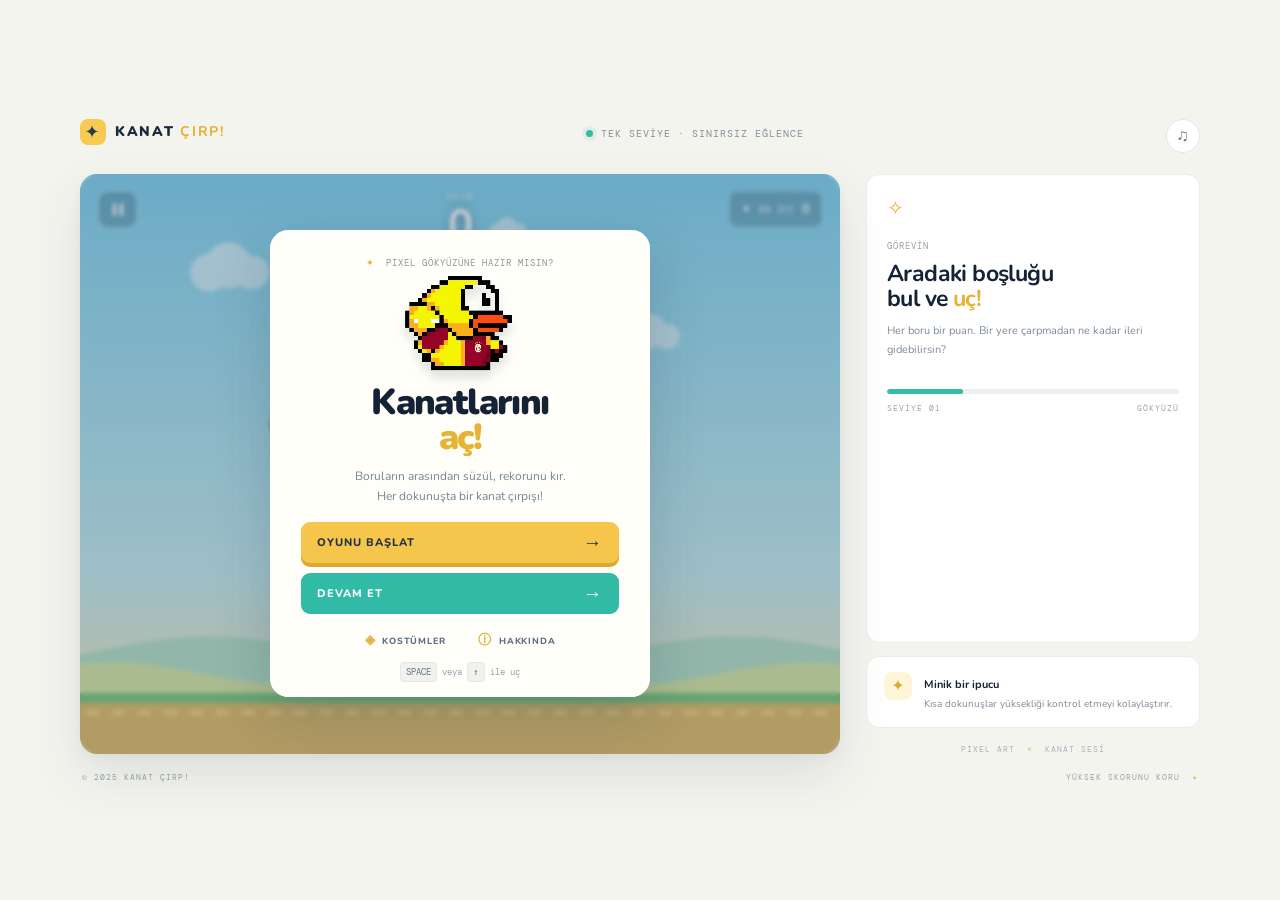
<file: game/index.html>
<!doctype html>
<html lang="tr">
<head>
  <meta charset="utf-8">
  <meta name="viewport" content="width=device-width, initial-scale=1, maximum-scale=1, user-scalable=no">
  <meta name="theme-color" content="#101b2b">
  <title>Kanat Çırp! — Alihan</title>
  <link rel="stylesheet" href="style.css">
</head>
<body>
  <main class="shell">
    <header class="topbar">
      <a class="brand" href="#" aria-label="Ana menü" id="brandHome"><span class="brand-mark">✦</span><span>KANAT <b>ÇIRP!</b></span></a>
      <div class="top-note"><span class="live-dot"></span> TEK SEVİYE · SINIRSIZ EĞLENCE</div>
      <button class="sound-button" id="soundButton" aria-label="Sesi aç veya kapat" title="Sesi aç veya kapat">♫</button>
    </header>

    <section class="game-layout" aria-label="Kanat Çırp oyunu">
      <div class="game-frame" id="gameFrame">
        <canvas id="gameCanvas" aria-label="Flappy Bird oyun alanı"></canvas>
        <div class="hud" id="hud">
          <button class="pause-button" id="pauseButton" aria-label="Oyunu duraklat" title="Duraklat"><span></span><span></span></button>
          <div class="score-pill"><small>SKOR</small><b id="score">0</b></div>
          <div class="best-pill">✦ <span>EN İYİ</span> <b id="bestScore">0</b></div>
        </div>
        <div class="overlay" id="overlay">
          <div class="panel" id="panel">
            <div class="eyebrow"><span>✦</span> PIXEL GÖKYÜZÜNE HAZIR MISIN?</div>
            <img class="hero-bird" id="heroBird" src="img/1.png" alt="Sarı pixel kuş">
            <h1 id="panelTitle">Kanatlarını<br><em>aç!</em></h1>
            <p id="panelText">Boruların arasından süzül, rekorunu kır.<br>Her dokunuşta bir kanat çırpışı!</p>
            <div class="menu-actions" id="menuActions">
              <button class="primary-button" id="startButton"><span>OYUNU BAŞLAT</span><b>→</b></button>
              <button class="secondary-button" id="resumeButton" hidden><span>DEVAM ET</span><b>→</b></button>
              <div class="secondary-row">
                <button class="text-button" id="costumesButton"><span>◈</span> KOSTÜMLER</button>
                <button class="text-button" id="aboutButton"><span>ⓘ</span> HAKKINDA</button>
              </div>
              <div class="hint"><kbd>SPACE</kbd> veya <kbd>↑</kbd> ile uç</div>
            </div>
            <div class="subview" id="subview" hidden></div>
          </div>
        </div>
        <div class="touch-hint" id="touchHint">DOKUN VE KANAT ÇIRP <span>↗</span></div>
      </div>
      <aside class="side-info">
        <div class="side-card mission-card"><div class="card-icon">✧</div><div class="card-label">GÖREVİN</div><h2>Aradaki boşluğu<br>bul ve <em>uç!</em></h2><p>Her boru bir puan. Bir yere çarpmadan ne kadar ileri gidebilirsin?</p><div class="mini-progress"><span></span></div><div class="progress-caption"><span>SEVİYE 01</span><span>GÖKYÜZÜ</span></div></div>
        <div class="side-card tip-card"><div class="tip-icon">✦</div><div><b>Minik bir ipucu</b><p>Kısa dokunuşlar yüksekliği kontrol etmeyi kolaylaştırır.</p></div></div>
        <div class="credit">PIXEL ART <span>×</span> KANAT SESİ</div>
      </aside>
    </section>
    <footer><span>© 2025 KANAT ÇIRP!</span><span>YÜKSEK SKORUNU KORU <i>✦</i></span></footer>
  </main>
  <script src="game.js"></script>
</body>
</html>
</file>
<file: game/style.css>
@import url('https://fonts.googleapis.com/css2?family=DM+Mono:wght@400;500&family=Nunito:wght@400;600;700;800;900&display=swap');
:root{--ink:#142235;--muted:#758398;--cream:#f4f4ef;--yellow:#f8cf56;--teal:#32baa7;--border:#e6e8e5}
*{box-sizing:border-box}body{margin:0;min-height:100vh;background:#f4f4ef;color:var(--ink);font-family:Nunito,system-ui,sans-serif;display:grid;place-items:center;padding:20px}.shell{width:min(1120px,100%)}.topbar{height:55px;display:flex;align-items:flex-start;justify-content:space-between}.brand{display:flex;align-items:center;gap:9px;text-decoration:none;color:#1a2a3d;font-size:14px;font-weight:900;letter-spacing:1.7px}.brand b{color:#e8ae28}.brand-mark{width:26px;height:26px;border-radius:8px;background:#f7ca51;color:#273a4a;display:grid;place-items:center;font-size:18px}.top-note,.credit,footer,.card-label,.progress-caption{font:10px 'DM Mono',monospace;letter-spacing:1px}.top-note{color:#82909d;display:flex;align-items:center;gap:8px;margin-top:8px}.live-dot{width:7px;height:7px;background:#36bba0;border-radius:50%;box-shadow:0 0 0 4px #36bba01c}.sound-button{border:1px solid var(--border);background:#fff;border-radius:50%;height:34px;width:34px;color:#68788a;font-size:17px;cursor:pointer}.game-layout{display:grid;grid-template-columns:minmax(0,760px) 1fr;gap:26px;align-items:stretch}.game-frame{height:min(72vh,580px);min-height:440px;position:relative;overflow:hidden;border-radius:17px;background:#9eddf0;box-shadow:0 22px 50px #172e401a,0 3px 8px #172e400b}canvas{width:100%;height:100%;display:block}.hud{position:absolute;inset:17px 18px auto;display:flex;align-items:flex-start;justify-content:space-between;pointer-events:none}.pause-button{pointer-events:auto;border:1px solid #ffffff70;background:#10263b37;color:white;border-radius:10px;width:39px;height:37px;display:flex;align-items:center;justify-content:center;gap:4px;cursor:pointer;backdrop-filter:blur(8px)}.pause-button span{height:13px;width:3px;background:#fff;border-radius:3px}.score-pill{position:absolute;left:50%;transform:translateX(-50%);top:0;display:grid;justify-items:center;color:#fff;text-shadow:0 2px 8px #13324c72}.score-pill small{font:9px 'DM Mono',monospace;letter-spacing:2px}.score-pill b{font-size:42px;line-height:1.08}.best-pill{margin-left:auto;color:white;background:#10263b36;border:1px solid #ffffff50;backdrop-filter:blur(8px);border-radius:8px;padding:8px 11px;font-size:12px}.best-pill span{font:9px 'DM Mono',monospace;letter-spacing:.8px;margin:0 5px}.best-pill b{font-size:13px}.overlay{position:absolute;inset:0;display:grid;place-items:center;background:#10253a36;backdrop-filter:blur(2px);transition:opacity .2s}.overlay.hidden{opacity:0;pointer-events:none}.panel{width:min(380px,calc(100% - 34px));background:#fffef9;border:1px solid #fff;border-radius:18px;text-align:center;padding:22px 30px 18px;box-shadow:0 18px 55px #16344a35;position:relative;max-height:calc(100% - 24px);overflow:auto;animation:panel-in .28s ease-out}@keyframes panel-in{from{transform:translateY(9px);opacity:.5}to{transform:translateY(0);opacity:1}}.eyebrow{font:9px 'DM Mono',monospace;letter-spacing:1px;color:#8a97a3}.eyebrow span{color:#e5b639;font-size:13px;margin-right:5px}.hero-bird{height:108px;width:145px;object-fit:contain;image-rendering:pixelated;margin:4px auto -4px;filter:drop-shadow(0 8px 4px #142c351f)}h1{font-size:36px;line-height:.97;letter-spacing:-1.6px;margin:2px 0 10px;font-weight:900}h1 em,.side-card h2 em{font-style:normal;color:#e7b332}#panelText{font-size:12px;color:#778594;line-height:1.7;margin:0 0 16px}.menu-actions{display:grid;gap:10px}.primary-button,.secondary-button{border:0;border-radius:9px;padding:13px 16px;display:flex;align-items:center;justify-content:space-between;cursor:pointer;font:800 11px Nunito,sans-serif;letter-spacing:1px}.primary-button{background:#f5c64b;color:#223348;box-shadow:0 4px 0 #d9a930}.primary-button b,.secondary-button b{font-size:19px;line-height:10px}.secondary-button{background:#31bba6;color:white}.secondary-row{display:flex;justify-content:center;gap:25px;padding:3px 0}.text-button{border:0;background:transparent;color:#607183;font:800 9px Nunito,sans-serif;letter-spacing:.8px;cursor:pointer;padding:4px}.text-button span{font-size:13px;color:#e2b23d;margin-right:3px}.hint{color:#99a3ad;font:9px 'DM Mono',monospace}.hint kbd{font:9px 'DM Mono',monospace;background:#f1f2ee;border:1px solid #e4e7e4;border-radius:4px;padding:3px 5px;color:#647384}.subview{text-align:left;color:#657486;font-size:12px;line-height:1.65}.subview h2{color:#1a2b40;font-size:20px;margin:0 0 7px}.subview p{margin:6px 0 13px}.back-button{border:0;background:none;color:#a27415;font:800 10px Nunito,sans-serif;letter-spacing:1px;padding:9px 0;cursor:pointer}.skin-grid{display:grid;grid-template-columns:repeat(4,1fr);gap:8px}.skin-card{background:#f4f5ef;border:1px solid transparent;border-radius:9px;padding:8px 4px 6px;cursor:pointer;color:#536174;font:700 9px Nunito,sans-serif}.skin-card.selected{border-color:#e8b633;background:#fff9e7}.skin-card img{width:55px;height:53px;object-fit:contain;image-rendering:pixelated;display:block;margin:0 auto 3px}.touch-hint{display:none;position:absolute;bottom:15px;left:50%;transform:translateX(-50%);color:#fff;background:#14283e5c;border:1px solid #ffffff3d;padding:8px 12px;border-radius:20px;white-space:nowrap;font:9px 'DM Mono',monospace;letter-spacing:.8px;pointer-events:none}.touch-hint span{color:#f4c64d;margin-left:5px}.side-info{display:flex;flex-direction:column;gap:13px}.side-card{background:#fff;border:1px solid #ebede8;border-radius:13px;padding:20px}.mission-card{flex:1;min-height:280px}.card-icon{font-size:20px;color:#e7b33b;margin-bottom:18px}.card-label{color:#96a0a6;font-size:9px}.side-card h2{font-size:23px;line-height:1.13;letter-spacing:-.6px;margin:9px 0}.side-card p{font-size:11px;color:#7e8b99;line-height:1.7;margin:10px 0 20px}.mini-progress{height:5px;border-radius:5px;background:#edf0ed;overflow:hidden;margin-top:29px}.mini-progress span{height:100%;width:26%;display:block;background:#36bba6;border-radius:5px}.progress-caption{display:flex;justify-content:space-between;color:#99a3ab;font-size:8px;margin-top:9px}.tip-card{display:flex;gap:12px;align-items:flex-start;padding:15px 17px}.tip-icon{height:28px;width:28px;display:grid;place-items:center;border-radius:8px;background:#fff5d9;color:#d9a932;flex:none}.tip-card b{font-size:11px}.tip-card p{margin:3px 0 0;font-size:10px;line-height:1.5}.credit{color:#aab2b7;text-align:center;font-size:8px;padding-top:3px}.credit span{color:#e4b43b;margin:0 6px}footer{color:#9aa3a8;display:flex;justify-content:space-between;padding:18px 2px 0;font-size:8px}footer i{font-style:normal;color:#e7b53c;margin-left:6px}button:focus-visible,a:focus-visible{outline:3px solid #34baa6;outline-offset:3px}
@media(max-width:780px){body{padding:12px;display:block}.shell{width:100%}.topbar{height:44px;align-items:flex-start}.top-note{font-size:8px;letter-spacing:.5px}.game-layout{display:block}.game-frame{height:min(76svh,680px);height:min(76vh,680px);min-height:390px;border-radius:13px}.side-info{display:none}footer{padding-top:12px}.panel{padding:17px 23px 14px}.hero-bird{height:85px}.touch-hint{display:block}.hud{inset:12px 12px auto}.score-pill b{font-size:36px}}
@media(max-width:400px){.game-frame{height:74vh;min-height:360px}.top-note{display:none}.panel{width:calc(100% - 22px);padding:15px 18px 12px}.hero-bird{height:75px}h1{font-size:32px}#panelText{font-size:11px;margin-bottom:11px}.menu-actions{gap:8px}}
</file>
<file: style.css>
@import url('https://fonts.googleapis.com/css2?family=DM+Mono:wght@400;500&family=Nunito:wght@400;600;700;800;900&display=swap');
:root{--ink:#142235;--muted:#758398;--cream:#f4f4ef;--yellow:#f8cf56;--teal:#32baa7;--border:#e6e8e5}
*{box-sizing:border-box}body{margin:0;min-height:100vh;background:#f4f4ef;color:var(--ink);font-family:Nunito,system-ui,sans-serif;display:grid;place-items:center;padding:20px}.shell{width:min(1120px,100%)}.topbar{height:55px;display:flex;align-items:flex-start;justify-content:space-between}.brand{display:flex;align-items:center;gap:9px;text-decoration:none;color:#1a2a3d;font-size:14px;font-weight:900;letter-spacing:1.7px}.brand b{color:#e8ae28}.brand-mark{width:26px;height:26px;border-radius:8px;background:#f7ca51;color:#273a4a;display:grid;place-items:center;font-size:18px}.top-note,.credit,footer,.card-label,.progress-caption{font:10px 'DM Mono',monospace;letter-spacing:1px}.top-note{color:#82909d;display:flex;align-items:center;gap:8px;margin-top:8px}.live-dot{width:7px;height:7px;background:#36bba0;border-radius:50%;box-shadow:0 0 0 4px #36bba01c}.sound-button{border:1px solid var(--border);background:#fff;border-radius:50%;height:34px;width:34px;color:#68788a;font-size:17px;cursor:pointer}.game-layout{display:grid;grid-template-columns:minmax(0,760px) 1fr;gap:26px;align-items:stretch}.game-frame{height:min(72vh,580px);min-height:440px;position:relative;overflow:hidden;border-radius:17px;background:#9eddf0;box-shadow:0 22px 50px #172e401a,0 3px 8px #172e400b}canvas{width:100%;height:100%;display:block}.hud{position:absolute;inset:17px 18px auto;display:flex;align-items:flex-start;justify-content:space-between;pointer-events:none}.pause-button{pointer-events:auto;border:1px solid #ffffff70;background:#10263b37;color:white;border-radius:10px;width:39px;height:37px;display:flex;align-items:center;justify-content:center;gap:4px;cursor:pointer;backdrop-filter:blur(8px)}.pause-button span{height:13px;width:3px;background:#fff;border-radius:3px}.score-pill{position:absolute;left:50%;transform:translateX(-50%);top:0;display:grid;justify-items:center;color:#fff;text-shadow:0 2px 8px #13324c72}.score-pill small{font:9px 'DM Mono',monospace;letter-spacing:2px}.score-pill b{font-size:42px;line-height:1.08}.best-pill{margin-left:auto;color:white;background:#10263b36;border:1px solid #ffffff50;backdrop-filter:blur(8px);border-radius:8px;padding:8px 11px;font-size:12px}.best-pill span{font:9px 'DM Mono',monospace;letter-spacing:.8px;margin:0 5px}.best-pill b{font-size:13px}.overlay{position:absolute;inset:0;display:grid;place-items:center;background:#10253a36;backdrop-filter:blur(2px);transition:opacity .2s}.overlay.hidden{opacity:0;pointer-events:none}.panel{width:min(380px,calc(100% - 34px));background:#fffef9;border:1px solid #fff;border-radius:18px;text-align:center;padding:22px 30px 18px;box-shadow:0 18px 55px #16344a35;position:relative;max-height:calc(100% - 24px);overflow:auto;animation:panel-in .28s ease-out}@keyframes panel-in{from{transform:translateY(9px);opacity:.5}to{transform:translateY(0);opacity:1}}.eyebrow{font:9px 'DM Mono',monospace;letter-spacing:1px;color:#8a97a3}.eyebrow span{color:#e5b639;font-size:13px;margin-right:5px}.hero-bird{height:108px;width:145px;object-fit:contain;image-rendering:pixelated;margin:4px auto -4px;filter:drop-shadow(0 8px 4px #142c351f)}h1{font-size:36px;line-height:.97;letter-spacing:-1.6px;margin:2px 0 10px;font-weight:900}h1 em,.side-card h2 em{font-style:normal;color:#e7b332}#panelText{font-size:12px;color:#778594;line-height:1.7;margin:0 0 16px}.menu-actions{display:grid;gap:10px}.primary-button,.secondary-button{border:0;border-radius:9px;padding:13px 16px;display:flex;align-items:center;justify-content:space-between;cursor:pointer;font:800 11px Nunito,sans-serif;letter-spacing:1px}.primary-button{background:#f5c64b;color:#223348;box-shadow:0 4px 0 #d9a930}.primary-button b,.secondary-button b{font-size:19px;line-height:10px}.secondary-button{background:#31bba6;color:white}.secondary-row{display:flex;justify-content:center;gap:25px;padding:3px 0}.text-button{border:0;background:transparent;color:#607183;font:800 9px Nunito,sans-serif;letter-spacing:.8px;cursor:pointer;padding:4px}.text-button span{font-size:13px;color:#e2b23d;margin-right:3px}.hint{color:#99a3ad;font:9px 'DM Mono',monospace}.hint kbd{font:9px 'DM Mono',monospace;background:#f1f2ee;border:1px solid #e4e7e4;border-radius:4px;padding:3px 5px;color:#647384}.subview{text-align:left;color:#657486;font-size:12px;line-height:1.65}.subview h2{color:#1a2b40;font-size:20px;margin:0 0 7px}.subview p{margin:6px 0 13px}.back-button{border:0;background:none;color:#a27415;font:800 10px Nunito,sans-serif;letter-spacing:1px;padding:9px 0;cursor:pointer}.skin-grid{display:grid;grid-template-columns:repeat(4,1fr);gap:8px}.skin-card{background:#f4f5ef;border:1px solid transparent;border-radius:9px;padding:8px 4px 6px;cursor:pointer;color:#536174;font:700 9px Nunito,sans-serif}.skin-card.selected{border-color:#e8b633;background:#fff9e7}.skin-card img{width:55px;height:53px;object-fit:contain;image-rendering:pixelated;display:block;margin:0 auto 3px}.touch-hint{display:none;position:absolute;bottom:15px;left:50%;transform:translateX(-50%);color:#fff;background:#14283e5c;border:1px solid #ffffff3d;padding:8px 12px;border-radius:20px;white-space:nowrap;font:9px 'DM Mono',monospace;letter-spacing:.8px;pointer-events:none}.touch-hint span{color:#f4c64d;margin-left:5px}.side-info{display:flex;flex-direction:column;gap:13px}.side-card{background:#fff;border:1px solid #ebede8;border-radius:13px;padding:20px}.mission-card{flex:1;min-height:280px}.card-icon{font-size:20px;color:#e7b33b;margin-bottom:18px}.card-label{color:#96a0a6;font-size:9px}.side-card h2{font-size:23px;line-height:1.13;letter-spacing:-.6px;margin:9px 0}.side-card p{font-size:11px;color:#7e8b99;line-height:1.7;margin:10px 0 20px}.mini-progress{height:5px;border-radius:5px;background:#edf0ed;overflow:hidden;margin-top:29px}.mini-progress span{height:100%;width:26%;display:block;background:#36bba6;border-radius:5px}.progress-caption{display:flex;justify-content:space-between;color:#99a3ab;font-size:8px;margin-top:9px}.tip-card{display:flex;gap:12px;align-items:flex-start;padding:15px 17px}.tip-icon{height:28px;width:28px;display:grid;place-items:center;border-radius:8px;background:#fff5d9;color:#d9a932;flex:none}.tip-card b{font-size:11px}.tip-card p{margin:3px 0 0;font-size:10px;line-height:1.5}.credit{color:#aab2b7;text-align:center;font-size:8px;padding-top:3px}.credit span{color:#e4b43b;margin:0 6px}footer{color:#9aa3a8;display:flex;justify-content:space-between;padding:18px 2px 0;font-size:8px}footer i{font-style:normal;color:#e7b53c;margin-left:6px}button:focus-visible,a:focus-visible{outline:3px solid #34baa6;outline-offset:3px}
@media(max-width:780px){body{padding:12px;display:block}.shell{width:100%}.topbar{height:44px;align-items:flex-start}.top-note{font-size:8px;letter-spacing:.5px}.game-layout{display:block}.game-frame{height:min(76svh,680px);height:min(76vh,680px);min-height:390px;border-radius:13px}.side-info{display:none}footer{padding-top:12px}.panel{padding:17px 23px 14px}.hero-bird{height:85px}.touch-hint{display:block}.hud{inset:12px 12px auto}.score-pill b{font-size:36px}}
@media(max-width:400px){.game-frame{height:74vh;min-height:360px}.top-note{display:none}.panel{width:calc(100% - 22px);padding:15px 18px 12px}.hero-bird{height:75px}h1{font-size:32px}#panelText{font-size:11px;margin-bottom:11px}.menu-actions{gap:8px}}
</file>
